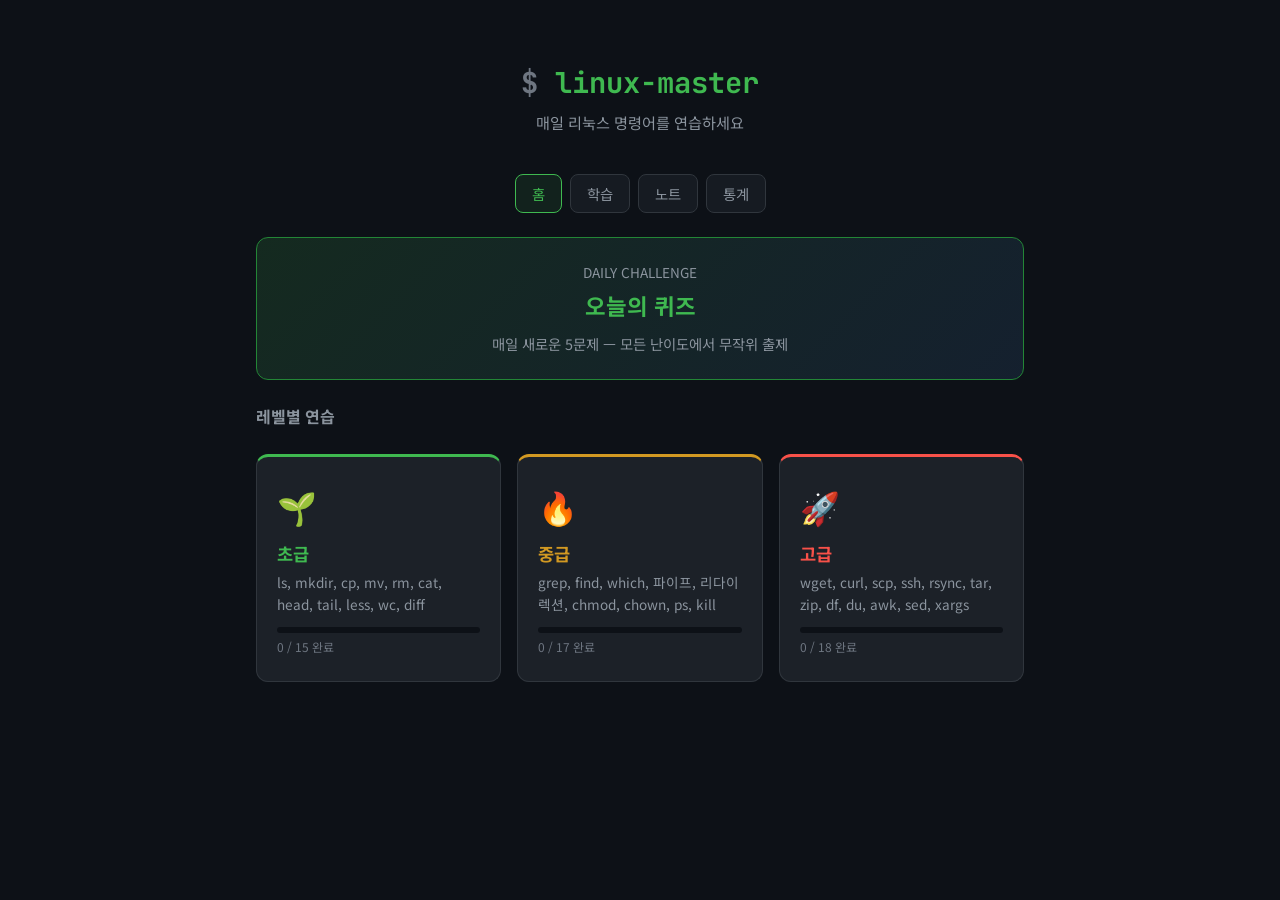
<file: docs/index.html>
<!DOCTYPE html>
<html lang="ko">
<head>
  <meta charset="UTF-8">
  <meta name="viewport" content="width=device-width, initial-scale=1.0">
  <title>Linux 명령어 마스터</title>
  <link rel="preconnect" href="https://fonts.googleapis.com">
  <link rel="preconnect" href="https://fonts.gstatic.com" crossorigin>
  <link href="https://fonts.googleapis.com/css2?family=JetBrains+Mono:wght@400;700&family=Noto+Sans+KR:wght@400;600;700&display=swap" rel="stylesheet">
  <link rel="stylesheet" href="style.css">
</head>
<body>
  <div class="container">

    <!-- Header -->
    <header class="header">
      <h1 class="header-title"><span class="prompt">$ </span>linux-master</h1>
      <p class="header-subtitle">매일 리눅스 명령어를 연습하세요</p>
    </header>

    <!-- Navigation -->
    <nav class="nav-bar">
      <button class="nav-btn active" data-page="home">홈</button>
      <button class="nav-btn" data-page="learn">학습</button>
      <button class="nav-btn" data-page="notebook">노트</button>
      <button class="nav-btn" data-page="stats">통계</button>
    </nav>

    <!-- ===== PAGE: Home ===== -->
    <main id="page-home">

      <!-- Daily Quiz Banner -->
      <div class="daily-banner" id="daily-banner">
        <div class="daily-label">DAILY CHALLENGE</div>
        <div class="daily-title">오늘의 퀴즈</div>
        <div class="daily-desc">매일 새로운 5문제 &mdash; 모든 난이도에서 무작위 출제</div>
      </div>

      <!-- Level Cards -->
      <h2 style="font-size:1rem; color:var(--text-secondary); margin-bottom:12px;">레벨별 연습</h2>
      <div class="level-cards">
        <div class="level-card beginner" data-level="beginner">
          <div class="level-emoji">&#x1F331;</div>
          <div class="level-name">초급</div>
          <div class="level-desc">ls, mkdir, cp, mv, rm, cat, head, tail, less, wc, diff</div>
          <div class="level-progress">
            <div class="progress-bar"><div class="progress-fill" id="progress-beginner" style="width:0%"></div></div>
            <div class="progress-text" id="progress-text-beginner">0 / 0 완료</div>
          </div>
        </div>
        <div class="level-card intermediate" data-level="intermediate">
          <div class="level-emoji">&#x1F525;</div>
          <div class="level-name">중급</div>
          <div class="level-desc">grep, find, which, 파이프, 리다이렉션, chmod, chown, ps, kill</div>
          <div class="level-progress">
            <div class="progress-bar"><div class="progress-fill" id="progress-intermediate" style="width:0%"></div></div>
            <div class="progress-text" id="progress-text-intermediate">0 / 0 완료</div>
          </div>
        </div>
        <div class="level-card advanced" data-level="advanced">
          <div class="level-emoji">&#x1F680;</div>
          <div class="level-name">고급</div>
          <div class="level-desc">wget, curl, scp, ssh, rsync, tar, zip, df, du, awk, sed, xargs</div>
          <div class="level-progress">
            <div class="progress-bar"><div class="progress-fill" id="progress-advanced" style="width:0%"></div></div>
            <div class="progress-text" id="progress-text-advanced">0 / 0 완료</div>
          </div>
        </div>
      </div>
    </main>

    <!-- ===== PAGE: Mode Selection ===== -->
    <section id="page-mode" class="hidden">
      <h2 class="text-center mb-16" id="mode-title" style="color:var(--text-primary); font-size:1.2rem;"></h2>
      <div class="mode-selection">
        <button class="mode-btn" id="btn-daily-mode">
          <span class="mode-icon">&#x1F4C5;</span>
          오늘의 퀴즈
          <br><small style="color:var(--text-muted);">무작위 5문제</small>
        </button>
        <button class="mode-btn" id="btn-practice-mode">
          <span class="mode-icon">&#x1F4DA;</span>
          전체 연습
          <br><small style="color:var(--text-muted);">모든 문제 순서대로</small>
        </button>
      </div>
      <div class="text-center mt-16">
        <button class="btn btn-secondary" id="btn-back-home">&#8592; 돌아가기</button>
      </div>
    </section>

    <!-- ===== PAGE: Quiz ===== -->
    <section id="page-quiz" class="hidden">
      <div class="quiz-area">
        <div class="quiz-header">
          <div>
            <span class="quiz-level-badge" id="quiz-badge"></span>
            <span class="quiz-type-badge" id="quiz-type-badge"></span>
          </div>
          <div class="quiz-progress" id="quiz-progress">1 / 5</div>
        </div>

        <div class="question-card fade-in" id="question-card">
          <div class="question-text" id="question-text"></div>
          <div class="code-block hidden" id="code-block">
            <span class="prompt-symbol">$ </span><span id="code-content"></span>
          </div>
          <div class="input-area hidden" id="input-area">
            <input type="text" class="text-input" id="answer-input" placeholder="명령어를 입력하세요..." autocomplete="off" spellcheck="false">
          </div>
          <div class="choices-grid hidden" id="choices-area"></div>
        </div>

        <div class="result-box hidden" id="result-box">
          <div class="result-label" id="result-label"></div>
          <div class="result-answer" id="result-answer"></div>
          <div class="result-explanation" id="result-explanation"></div>
        </div>

        <div class="btn-row">
          <button class="btn btn-primary" id="btn-submit">제출</button>
          <button class="btn btn-primary hidden" id="btn-next">다음 문제 &#8594;</button>
        </div>
      </div>
    </section>

    <!-- ===== PAGE: Score ===== -->
    <section id="page-score" class="hidden">
      <div class="score-card fade-in">
        <div style="font-size:1rem; color:var(--text-secondary);">퀴즈 완료!</div>
        <div class="score-big" id="score-value">0/0</div>
        <div class="score-label" id="score-message"></div>
        <div class="score-details">
          <div class="score-detail-item">
            <div class="detail-value" id="score-correct" style="color:var(--green);">0</div>
            <div class="detail-label">정답</div>
          </div>
          <div class="score-detail-item">
            <div class="detail-value" id="score-incorrect" style="color:var(--red);">0</div>
            <div class="detail-label">오답</div>
          </div>
          <div class="score-detail-item">
            <div class="detail-value" id="score-accuracy" style="color:var(--yellow);">0%</div>
            <div class="detail-label">정답률</div>
          </div>
        </div>
        <div class="btn-row" style="margin-top:24px;">
          <button class="btn btn-secondary" id="btn-score-home">홈으로</button>
          <button class="btn btn-primary" id="btn-retry">다시 풀기</button>
        </div>
      </div>
    </section>

    <!-- ===== PAGE: Learn (개념 설명) ===== -->
    <section id="page-learn" class="hidden">
      <div class="learn-header">
        <h2 class="learn-title">개념 학습</h2>
        <p class="learn-subtitle">리눅스 명령어와 Git의 핵심 개념을 익히세요</p>
      </div>

      <!-- Level Tabs -->
      <div class="learn-tabs" id="learn-tabs">
        <button class="learn-tab active" data-learn-level="beginner">초급</button>
        <button class="learn-tab" data-learn-level="intermediate">중급</button>
        <button class="learn-tab" data-learn-level="advanced">고급</button>
        <button class="learn-tab" data-learn-level="git">Git</button>
      </div>

      <!-- Concept Content -->
      <div id="learn-content"></div>
    </section>

    <!-- ===== PAGE: Notebook (내가 모르는 명령어) ===== -->
    <section id="page-notebook" class="hidden">
      <div class="stats-section">
        <h2>모르는 명령어 등록</h2>
        <p style="color:var(--text-secondary); font-size:0.9rem; margin-bottom:16px;">
          모르는 명령어를 입력하면 설명이 자동 생성되고, 퀴즈에 포함됩니다.
        </p>
        <div class="notebook-form">
          <input type="text" class="text-input" id="nb-command" placeholder="명령어 입력 (예: xargs, awk -F',')" autocomplete="off" spellcheck="false">
          <textarea class="text-input" id="nb-context" rows="2" placeholder="(선택) 어디서 봤는지, 뭘 하려는지 메모" style="margin-top:8px; resize:vertical; font-family:var(--font-sans);"></textarea>
          <div class="btn-row" style="justify-content:flex-start; margin-top:12px;">
            <button class="btn btn-primary" id="btn-nb-add">등록</button>
          </div>
        </div>
      </div>

      <div class="stats-section">
        <h2>등록한 명령어 목록</h2>
        <div id="nb-list">
          <p style="color:var(--text-muted); text-align:center;">아직 등록한 명령어가 없습니다</p>
        </div>
      </div>
    </section>

    <!-- ===== PAGE: Stats ===== -->
    <section id="page-stats" class="hidden">
      <div class="stats-section">
        <h2>연속 학습</h2>
        <div class="streak-display">
          <div class="streak-fire">&#x1F525;</div>
          <div class="streak-count" id="streak-count">0</div>
          <div class="streak-label">일 연속 학습 중</div>
        </div>
      </div>

      <div class="stats-section">
        <h2>전체 통계</h2>
        <div class="stats-grid">
          <div class="stat-card">
            <div class="stat-value" id="stat-total-solved">0</div>
            <div class="stat-label">총 풀이 수</div>
          </div>
          <div class="stat-card">
            <div class="stat-value" id="stat-total-correct">0</div>
            <div class="stat-label">총 정답 수</div>
          </div>
          <div class="stat-card">
            <div class="stat-value" id="stat-total-accuracy">0%</div>
            <div class="stat-label">전체 정답률</div>
          </div>
          <div class="stat-card">
            <div class="stat-value" id="stat-days-practiced">0</div>
            <div class="stat-label">학습 일수</div>
          </div>
        </div>
      </div>

      <div class="stats-section">
        <h2>레벨별 정답률</h2>
        <div class="accuracy-row">
          <div class="accuracy-label">초급</div>
          <div class="accuracy-bar-bg"><div class="accuracy-bar-fill beginner" id="acc-bar-beginner" style="width:0%"></div></div>
          <div class="accuracy-pct" id="acc-pct-beginner">0%</div>
        </div>
        <div class="accuracy-row">
          <div class="accuracy-label">중급</div>
          <div class="accuracy-bar-bg"><div class="accuracy-bar-fill intermediate" id="acc-bar-intermediate" style="width:0%"></div></div>
          <div class="accuracy-pct" id="acc-pct-intermediate">0%</div>
        </div>
        <div class="accuracy-row">
          <div class="accuracy-label">고급</div>
          <div class="accuracy-bar-bg"><div class="accuracy-bar-fill advanced" id="acc-bar-advanced" style="width:0%"></div></div>
          <div class="accuracy-pct" id="acc-pct-advanced">0%</div>
        </div>
      </div>

      <div class="stats-section">
        <h2>최근 학습 기록</h2>
        <ul class="history-list" id="history-list">
          <li class="history-item" style="color:var(--text-muted); justify-content:center;">아직 학습 기록이 없습니다</li>
        </ul>
      </div>

      <div class="text-center mt-16">
        <button class="btn btn-secondary" id="btn-reset-stats" style="color:var(--red); border-color:var(--red);">통계 초기화</button>
      </div>
    </section>

  </div>

  <script src="app.js"></script>
</body>
</html>
</file>
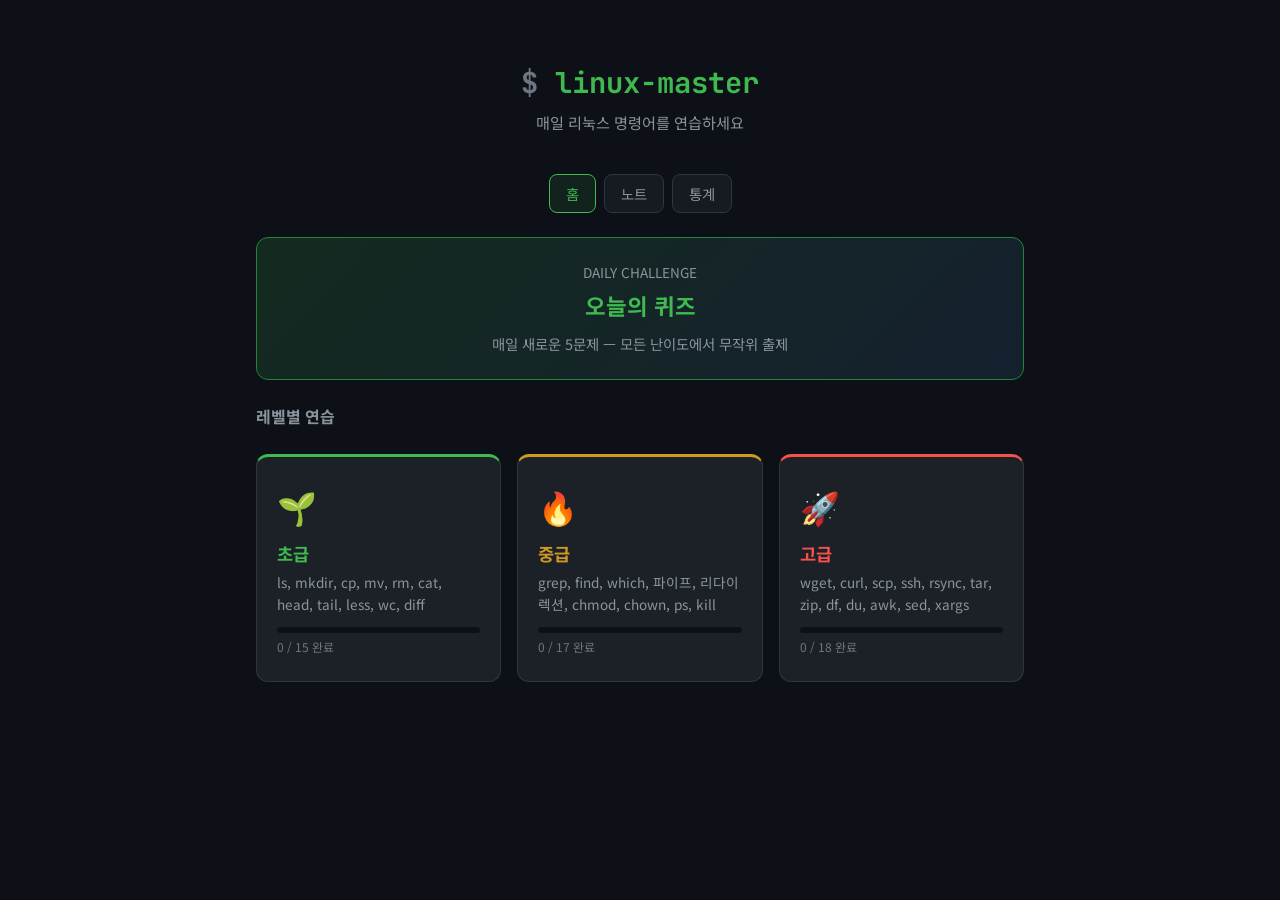
<file: web/index.html>
<!DOCTYPE html>
<html lang="ko">
<head>
  <meta charset="UTF-8">
  <meta name="viewport" content="width=device-width, initial-scale=1.0">
  <title>Linux 명령어 마스터</title>
  <link rel="preconnect" href="https://fonts.googleapis.com">
  <link rel="preconnect" href="https://fonts.gstatic.com" crossorigin>
  <link href="https://fonts.googleapis.com/css2?family=JetBrains+Mono:wght@400;700&family=Noto+Sans+KR:wght@400;600;700&display=swap" rel="stylesheet">
  <link rel="stylesheet" href="style.css">
</head>
<body>
  <div class="container">

    <!-- Header -->
    <header class="header">
      <h1 class="header-title"><span class="prompt">$ </span>linux-master</h1>
      <p class="header-subtitle">매일 리눅스 명령어를 연습하세요</p>
    </header>

    <!-- Navigation -->
    <nav class="nav-bar">
      <button class="nav-btn active" data-page="home">홈</button>
      <button class="nav-btn" data-page="notebook">노트</button>
      <button class="nav-btn" data-page="stats">통계</button>
    </nav>

    <!-- ===== PAGE: Home ===== -->
    <main id="page-home">

      <!-- Daily Quiz Banner -->
      <div class="daily-banner" id="daily-banner">
        <div class="daily-label">DAILY CHALLENGE</div>
        <div class="daily-title">오늘의 퀴즈</div>
        <div class="daily-desc">매일 새로운 5문제 &mdash; 모든 난이도에서 무작위 출제</div>
      </div>

      <!-- Level Cards -->
      <h2 style="font-size:1rem; color:var(--text-secondary); margin-bottom:12px;">레벨별 연습</h2>
      <div class="level-cards">
        <div class="level-card beginner" data-level="beginner">
          <div class="level-emoji">&#x1F331;</div>
          <div class="level-name">초급</div>
          <div class="level-desc">ls, mkdir, cp, mv, rm, cat, head, tail, less, wc, diff</div>
          <div class="level-progress">
            <div class="progress-bar"><div class="progress-fill" id="progress-beginner" style="width:0%"></div></div>
            <div class="progress-text" id="progress-text-beginner">0 / 0 완료</div>
          </div>
        </div>
        <div class="level-card intermediate" data-level="intermediate">
          <div class="level-emoji">&#x1F525;</div>
          <div class="level-name">중급</div>
          <div class="level-desc">grep, find, which, 파이프, 리다이렉션, chmod, chown, ps, kill</div>
          <div class="level-progress">
            <div class="progress-bar"><div class="progress-fill" id="progress-intermediate" style="width:0%"></div></div>
            <div class="progress-text" id="progress-text-intermediate">0 / 0 완료</div>
          </div>
        </div>
        <div class="level-card advanced" data-level="advanced">
          <div class="level-emoji">&#x1F680;</div>
          <div class="level-name">고급</div>
          <div class="level-desc">wget, curl, scp, ssh, rsync, tar, zip, df, du, awk, sed, xargs</div>
          <div class="level-progress">
            <div class="progress-bar"><div class="progress-fill" id="progress-advanced" style="width:0%"></div></div>
            <div class="progress-text" id="progress-text-advanced">0 / 0 완료</div>
          </div>
        </div>
      </div>
    </main>

    <!-- ===== PAGE: Mode Selection ===== -->
    <section id="page-mode" class="hidden">
      <h2 class="text-center mb-16" id="mode-title" style="color:var(--text-primary); font-size:1.2rem;"></h2>
      <div class="mode-selection">
        <button class="mode-btn" id="btn-daily-mode">
          <span class="mode-icon">&#x1F4C5;</span>
          오늘의 퀴즈
          <br><small style="color:var(--text-muted);">무작위 5문제</small>
        </button>
        <button class="mode-btn" id="btn-practice-mode">
          <span class="mode-icon">&#x1F4DA;</span>
          전체 연습
          <br><small style="color:var(--text-muted);">모든 문제 순서대로</small>
        </button>
      </div>
      <div class="text-center mt-16">
        <button class="btn btn-secondary" id="btn-back-home">&#8592; 돌아가기</button>
      </div>
    </section>

    <!-- ===== PAGE: Quiz ===== -->
    <section id="page-quiz" class="hidden">
      <div class="quiz-area">
        <div class="quiz-header">
          <div>
            <span class="quiz-level-badge" id="quiz-badge"></span>
            <span class="quiz-type-badge" id="quiz-type-badge"></span>
          </div>
          <div class="quiz-progress" id="quiz-progress">1 / 5</div>
        </div>

        <div class="question-card fade-in" id="question-card">
          <div class="question-text" id="question-text"></div>
          <div class="code-block hidden" id="code-block">
            <span class="prompt-symbol">$ </span><span id="code-content"></span>
          </div>
          <div class="input-area hidden" id="input-area">
            <input type="text" class="text-input" id="answer-input" placeholder="명령어를 입력하세요..." autocomplete="off" spellcheck="false">
          </div>
          <div class="choices-grid hidden" id="choices-area"></div>
        </div>

        <div class="result-box hidden" id="result-box">
          <div class="result-label" id="result-label"></div>
          <div class="result-answer" id="result-answer"></div>
          <div class="result-explanation" id="result-explanation"></div>
        </div>

        <div class="btn-row">
          <button class="btn btn-primary" id="btn-submit">제출</button>
          <button class="btn btn-primary hidden" id="btn-next">다음 문제 &#8594;</button>
        </div>
      </div>
    </section>

    <!-- ===== PAGE: Score ===== -->
    <section id="page-score" class="hidden">
      <div class="score-card fade-in">
        <div style="font-size:1rem; color:var(--text-secondary);">퀴즈 완료!</div>
        <div class="score-big" id="score-value">0/0</div>
        <div class="score-label" id="score-message"></div>
        <div class="score-details">
          <div class="score-detail-item">
            <div class="detail-value" id="score-correct" style="color:var(--green);">0</div>
            <div class="detail-label">정답</div>
          </div>
          <div class="score-detail-item">
            <div class="detail-value" id="score-incorrect" style="color:var(--red);">0</div>
            <div class="detail-label">오답</div>
          </div>
          <div class="score-detail-item">
            <div class="detail-value" id="score-accuracy" style="color:var(--yellow);">0%</div>
            <div class="detail-label">정답률</div>
          </div>
        </div>
        <div class="btn-row" style="margin-top:24px;">
          <button class="btn btn-secondary" id="btn-score-home">홈으로</button>
          <button class="btn btn-primary" id="btn-retry">다시 풀기</button>
        </div>
      </div>
    </section>

    <!-- ===== PAGE: Notebook (내가 모르는 명령어) ===== -->
    <section id="page-notebook" class="hidden">
      <div class="stats-section">
        <h2>모르는 명령어 등록</h2>
        <p style="color:var(--text-secondary); font-size:0.9rem; margin-bottom:16px;">
          모르는 명령어를 입력하면 설명이 자동 생성되고, 퀴즈에 포함됩니다.
        </p>
        <div class="notebook-form">
          <input type="text" class="text-input" id="nb-command" placeholder="명령어 입력 (예: xargs, awk -F',')" autocomplete="off" spellcheck="false">
          <textarea class="text-input" id="nb-context" rows="2" placeholder="(선택) 어디서 봤는지, 뭘 하려는지 메모" style="margin-top:8px; resize:vertical; font-family:var(--font-sans);"></textarea>
          <div class="btn-row" style="justify-content:flex-start; margin-top:12px;">
            <button class="btn btn-primary" id="btn-nb-add">등록</button>
          </div>
        </div>
      </div>

      <div class="stats-section">
        <h2>등록한 명령어 목록</h2>
        <div id="nb-list">
          <p style="color:var(--text-muted); text-align:center;">아직 등록한 명령어가 없습니다</p>
        </div>
      </div>
    </section>

    <!-- ===== PAGE: Stats ===== -->
    <section id="page-stats" class="hidden">
      <div class="stats-section">
        <h2>연속 학습</h2>
        <div class="streak-display">
          <div class="streak-fire">&#x1F525;</div>
          <div class="streak-count" id="streak-count">0</div>
          <div class="streak-label">일 연속 학습 중</div>
        </div>
      </div>

      <div class="stats-section">
        <h2>전체 통계</h2>
        <div class="stats-grid">
          <div class="stat-card">
            <div class="stat-value" id="stat-total-solved">0</div>
            <div class="stat-label">총 풀이 수</div>
          </div>
          <div class="stat-card">
            <div class="stat-value" id="stat-total-correct">0</div>
            <div class="stat-label">총 정답 수</div>
          </div>
          <div class="stat-card">
            <div class="stat-value" id="stat-total-accuracy">0%</div>
            <div class="stat-label">전체 정답률</div>
          </div>
          <div class="stat-card">
            <div class="stat-value" id="stat-days-practiced">0</div>
            <div class="stat-label">학습 일수</div>
          </div>
        </div>
      </div>

      <div class="stats-section">
        <h2>레벨별 정답률</h2>
        <div class="accuracy-row">
          <div class="accuracy-label">초급</div>
          <div class="accuracy-bar-bg"><div class="accuracy-bar-fill beginner" id="acc-bar-beginner" style="width:0%"></div></div>
          <div class="accuracy-pct" id="acc-pct-beginner">0%</div>
        </div>
        <div class="accuracy-row">
          <div class="accuracy-label">중급</div>
          <div class="accuracy-bar-bg"><div class="accuracy-bar-fill intermediate" id="acc-bar-intermediate" style="width:0%"></div></div>
          <div class="accuracy-pct" id="acc-pct-intermediate">0%</div>
        </div>
        <div class="accuracy-row">
          <div class="accuracy-label">고급</div>
          <div class="accuracy-bar-bg"><div class="accuracy-bar-fill advanced" id="acc-bar-advanced" style="width:0%"></div></div>
          <div class="accuracy-pct" id="acc-pct-advanced">0%</div>
        </div>
      </div>

      <div class="stats-section">
        <h2>최근 학습 기록</h2>
        <ul class="history-list" id="history-list">
          <li class="history-item" style="color:var(--text-muted); justify-content:center;">아직 학습 기록이 없습니다</li>
        </ul>
      </div>

      <div class="text-center mt-16">
        <button class="btn btn-secondary" id="btn-reset-stats" style="color:var(--red); border-color:var(--red);">통계 초기화</button>
      </div>
    </section>

  </div>

  <script src="app.js"></script>
</body>
</html>
</file>
<file: docs/style.css>
/* ========== Reset & Base ========== */
*, *::before, *::after {
  box-sizing: border-box;
  margin: 0;
  padding: 0;
}

:root {
  --bg-primary: #0d1117;
  --bg-secondary: #161b22;
  --bg-card: #1c2128;
  --bg-input: #0d1117;
  --border: #30363d;
  --text-primary: #e6edf3;
  --text-secondary: #8b949e;
  --text-muted: #6e7681;
  --green: #3fb950;
  --green-dim: #238636;
  --green-bg: rgba(63, 185, 80, 0.1);
  --red: #f85149;
  --red-bg: rgba(248, 81, 73, 0.1);
  --yellow: #d29922;
  --yellow-bg: rgba(210, 153, 34, 0.1);
  --blue: #58a6ff;
  --blue-bg: rgba(88, 166, 255, 0.1);
  --purple: #bc8cff;
  --font-mono: 'JetBrains Mono', 'Fira Code', 'Cascadia Code', 'Consolas', monospace;
  --font-sans: 'Noto Sans KR', -apple-system, BlinkMacSystemFont, 'Segoe UI', sans-serif;
  --radius: 8px;
  --radius-lg: 12px;
  --shadow: 0 2px 8px rgba(0, 0, 0, 0.3);
}

body {
  font-family: var(--font-sans);
  background-color: var(--bg-primary);
  color: var(--text-primary);
  line-height: 1.6;
  min-height: 100vh;
}

a {
  color: var(--blue);
  text-decoration: none;
}

/* ========== Layout ========== */
.container {
  max-width: 800px;
  margin: 0 auto;
  padding: 20px 16px;
}

/* ========== Header ========== */
.header {
  text-align: center;
  padding: 40px 0 20px;
}

.header-title {
  font-family: var(--font-mono);
  font-size: 1.8rem;
  color: var(--green);
  margin-bottom: 4px;
}

.header-title .prompt {
  color: var(--text-muted);
}

.header-subtitle {
  color: var(--text-secondary);
  font-size: 0.95rem;
}

/* ========== Navigation ========== */
.nav-bar {
  display: flex;
  justify-content: center;
  gap: 8px;
  margin: 20px 0;
  flex-wrap: wrap;
}

.nav-btn {
  background: var(--bg-secondary);
  border: 1px solid var(--border);
  color: var(--text-secondary);
  padding: 8px 16px;
  border-radius: var(--radius);
  cursor: pointer;
  font-family: var(--font-sans);
  font-size: 0.9rem;
  transition: all 0.2s ease;
}

.nav-btn:hover {
  border-color: var(--green);
  color: var(--text-primary);
}

.nav-btn.active {
  background: var(--green-bg);
  border-color: var(--green);
  color: var(--green);
}

/* ========== Daily Quiz Banner ========== */
.daily-banner {
  background: linear-gradient(135deg, rgba(63, 185, 80, 0.15), rgba(88, 166, 255, 0.1));
  border: 1px solid var(--green-dim);
  border-radius: var(--radius-lg);
  padding: 24px;
  text-align: center;
  margin: 24px 0;
  cursor: pointer;
  transition: all 0.2s ease;
}

.daily-banner:hover {
  border-color: var(--green);
  transform: translateY(-2px);
  box-shadow: 0 4px 16px rgba(63, 185, 80, 0.2);
}

.daily-banner .daily-label {
  font-size: 0.85rem;
  color: var(--text-secondary);
  margin-bottom: 4px;
}

.daily-banner .daily-title {
  font-size: 1.4rem;
  font-weight: 700;
  color: var(--green);
  margin-bottom: 8px;
}

.daily-banner .daily-desc {
  font-size: 0.9rem;
  color: var(--text-secondary);
}

/* ========== Level Cards ========== */
.level-cards {
  display: grid;
  grid-template-columns: repeat(auto-fit, minmax(220px, 1fr));
  gap: 16px;
  margin: 24px 0;
}

.level-card {
  background: var(--bg-card);
  border: 1px solid var(--border);
  border-radius: var(--radius-lg);
  padding: 24px 20px;
  cursor: pointer;
  transition: all 0.2s ease;
  position: relative;
  overflow: hidden;
}

.level-card:hover {
  transform: translateY(-2px);
  box-shadow: var(--shadow);
}

.level-card.beginner {
  border-top: 3px solid var(--green);
}

.level-card.intermediate {
  border-top: 3px solid var(--yellow);
}

.level-card.advanced {
  border-top: 3px solid var(--red);
}

.level-card .level-emoji {
  font-size: 2rem;
  margin-bottom: 8px;
}

.level-card .level-name {
  font-size: 1.1rem;
  font-weight: 700;
  margin-bottom: 4px;
}

.level-card.beginner .level-name { color: var(--green); }
.level-card.intermediate .level-name { color: var(--yellow); }
.level-card.advanced .level-name { color: var(--red); }

.level-card .level-desc {
  font-size: 0.85rem;
  color: var(--text-secondary);
  margin-bottom: 12px;
}

.level-card .level-progress {
  margin-top: 8px;
}

.progress-bar {
  background: var(--bg-primary);
  border-radius: 4px;
  height: 6px;
  overflow: hidden;
  margin-bottom: 4px;
}

.progress-fill {
  height: 100%;
  border-radius: 4px;
  transition: width 0.3s ease;
}

.level-card.beginner .progress-fill { background: var(--green); }
.level-card.intermediate .progress-fill { background: var(--yellow); }
.level-card.advanced .progress-fill { background: var(--red); }

.progress-text {
  font-size: 0.75rem;
  color: var(--text-muted);
}

/* ========== Mode Selection ========== */
.mode-selection {
  display: flex;
  gap: 12px;
  margin: 16px 0;
  justify-content: center;
}

.mode-btn {
  background: var(--bg-card);
  border: 1px solid var(--border);
  color: var(--text-primary);
  padding: 12px 24px;
  border-radius: var(--radius);
  cursor: pointer;
  font-family: var(--font-sans);
  font-size: 0.95rem;
  transition: all 0.2s ease;
}

.mode-btn:hover {
  border-color: var(--blue);
  background: var(--blue-bg);
}

.mode-btn .mode-icon {
  display: block;
  font-size: 1.4rem;
  margin-bottom: 4px;
}

/* ========== Quiz Area ========== */
.quiz-area {
  margin: 20px 0;
}

.quiz-header {
  display: flex;
  justify-content: space-between;
  align-items: center;
  margin-bottom: 16px;
  padding-bottom: 12px;
  border-bottom: 1px solid var(--border);
}

.quiz-progress {
  font-family: var(--font-mono);
  font-size: 0.9rem;
  color: var(--text-secondary);
}

.quiz-level-badge {
  font-size: 0.8rem;
  padding: 4px 10px;
  border-radius: 12px;
  font-weight: 600;
}

.quiz-level-badge.beginner {
  background: var(--green-bg);
  color: var(--green);
}

.quiz-level-badge.intermediate {
  background: var(--yellow-bg);
  color: var(--yellow);
}

.quiz-level-badge.advanced {
  background: var(--red-bg);
  color: var(--red);
}

.quiz-type-badge {
  font-size: 0.75rem;
  padding: 3px 8px;
  border-radius: 10px;
  background: var(--blue-bg);
  color: var(--blue);
  margin-left: 8px;
}

.question-card {
  background: var(--bg-card);
  border: 1px solid var(--border);
  border-radius: var(--radius-lg);
  padding: 24px;
  margin-bottom: 16px;
}

.question-text {
  font-size: 1.05rem;
  line-height: 1.7;
  margin-bottom: 16px;
}

/* ========== Code Block ========== */
.code-block {
  background: var(--bg-primary);
  border: 1px solid var(--border);
  border-radius: var(--radius);
  padding: 16px 20px;
  margin: 12px 0;
  font-family: var(--font-mono);
  font-size: 0.95rem;
  line-height: 1.6;
  overflow-x: auto;
  position: relative;
}

.code-block::before {
  content: '';
  display: block;
  margin-bottom: 8px;
  padding-bottom: 8px;
  border-bottom: 1px solid var(--border);
  font-size: 0.75rem;
  color: var(--text-muted);
}

.code-block .prompt-symbol {
  color: var(--green);
  user-select: none;
}

.code-block .command-text {
  color: var(--text-primary);
}

.code-block .blank {
  color: var(--yellow);
  background: rgba(210, 153, 34, 0.15);
  padding: 2px 8px;
  border-radius: 3px;
  border-bottom: 2px dashed var(--yellow);
}

/* ========== Input Area ========== */
.input-area {
  margin: 16px 0;
}

.text-input {
  width: 100%;
  background: var(--bg-input);
  border: 1px solid var(--border);
  border-radius: var(--radius);
  color: var(--text-primary);
  font-family: var(--font-mono);
  font-size: 1rem;
  padding: 12px 16px;
  outline: none;
  transition: border-color 0.2s ease;
}

.text-input:focus {
  border-color: var(--green);
}

.text-input::placeholder {
  color: var(--text-muted);
}

/* ========== Choice Buttons ========== */
.choices-grid {
  display: grid;
  grid-template-columns: 1fr;
  gap: 10px;
  margin: 16px 0;
}

.choice-btn {
  background: var(--bg-secondary);
  border: 1px solid var(--border);
  border-radius: var(--radius);
  padding: 14px 18px;
  text-align: left;
  color: var(--text-primary);
  cursor: pointer;
  font-family: var(--font-sans);
  font-size: 0.95rem;
  transition: all 0.2s ease;
  line-height: 1.5;
}

.choice-btn:hover:not(.disabled) {
  border-color: var(--blue);
  background: var(--blue-bg);
}

.choice-btn.selected {
  border-color: var(--blue);
  background: var(--blue-bg);
}

.choice-btn.correct {
  border-color: var(--green);
  background: var(--green-bg);
  color: var(--green);
}

.choice-btn.incorrect {
  border-color: var(--red);
  background: var(--red-bg);
  color: var(--red);
}

.choice-btn.disabled {
  cursor: default;
  opacity: 0.7;
}

.choice-btn .choice-label {
  font-weight: 700;
  margin-right: 8px;
  color: var(--text-muted);
}

/* ========== Submit / Next Buttons ========== */
.btn-row {
  display: flex;
  gap: 12px;
  margin-top: 16px;
  justify-content: center;
}

.btn {
  padding: 12px 32px;
  border-radius: var(--radius);
  border: 1px solid var(--border);
  font-family: var(--font-sans);
  font-size: 0.95rem;
  cursor: pointer;
  transition: all 0.2s ease;
  font-weight: 600;
}

.btn-primary {
  background: var(--green-dim);
  border-color: var(--green-dim);
  color: #fff;
}

.btn-primary:hover {
  background: var(--green);
  border-color: var(--green);
}

.btn-primary:disabled {
  opacity: 0.4;
  cursor: not-allowed;
}

.btn-secondary {
  background: var(--bg-secondary);
  color: var(--text-primary);
}

.btn-secondary:hover {
  border-color: var(--text-secondary);
}

/* ========== Result Feedback ========== */
.result-box {
  border-radius: var(--radius);
  padding: 16px 20px;
  margin: 16px 0;
  animation: fadeIn 0.3s ease;
}

.result-box.correct {
  background: var(--green-bg);
  border: 1px solid var(--green-dim);
}

.result-box.incorrect {
  background: var(--red-bg);
  border: 1px solid rgba(248, 81, 73, 0.3);
}

.result-label {
  font-weight: 700;
  font-size: 1rem;
  margin-bottom: 6px;
}

.result-box.correct .result-label {
  color: var(--green);
}

.result-box.incorrect .result-label {
  color: var(--red);
}

.result-answer {
  font-family: var(--font-mono);
  font-size: 0.9rem;
  color: var(--text-primary);
  margin-bottom: 8px;
}

.result-explanation {
  font-size: 0.9rem;
  color: var(--text-secondary);
  line-height: 1.6;
}

/* ========== Score Summary ========== */
.score-card {
  background: var(--bg-card);
  border: 1px solid var(--border);
  border-radius: var(--radius-lg);
  padding: 32px;
  text-align: center;
  margin: 24px 0;
  animation: fadeIn 0.3s ease;
}

.score-big {
  font-family: var(--font-mono);
  font-size: 3rem;
  font-weight: 700;
  color: var(--green);
  margin: 16px 0 8px;
}

.score-big.low {
  color: var(--red);
}

.score-big.mid {
  color: var(--yellow);
}

.score-label {
  font-size: 1.1rem;
  color: var(--text-secondary);
  margin-bottom: 20px;
}

.score-details {
  display: flex;
  justify-content: center;
  gap: 32px;
  margin: 20px 0;
}

.score-detail-item {
  text-align: center;
}

.score-detail-item .detail-value {
  font-family: var(--font-mono);
  font-size: 1.4rem;
  font-weight: 700;
}

.score-detail-item .detail-label {
  font-size: 0.8rem;
  color: var(--text-muted);
  margin-top: 2px;
}

/* ========== Stats Page ========== */
.stats-section {
  margin: 24px 0;
}

.stats-section h2 {
  font-size: 1.2rem;
  color: var(--text-primary);
  margin-bottom: 16px;
  padding-bottom: 8px;
  border-bottom: 1px solid var(--border);
}

.stats-grid {
  display: grid;
  grid-template-columns: repeat(auto-fit, minmax(200px, 1fr));
  gap: 12px;
  margin-bottom: 24px;
}

.stat-card {
  background: var(--bg-card);
  border: 1px solid var(--border);
  border-radius: var(--radius);
  padding: 20px;
  text-align: center;
}

.stat-value {
  font-family: var(--font-mono);
  font-size: 2rem;
  font-weight: 700;
  color: var(--green);
}

.stat-label {
  font-size: 0.85rem;
  color: var(--text-muted);
  margin-top: 4px;
}

.streak-display {
  text-align: center;
  margin: 20px 0;
}

.streak-fire {
  font-size: 2.5rem;
  margin-bottom: 4px;
}

.streak-count {
  font-family: var(--font-mono);
  font-size: 2.4rem;
  font-weight: 700;
  color: var(--yellow);
}

.streak-label {
  font-size: 0.9rem;
  color: var(--text-secondary);
}

.accuracy-row {
  display: flex;
  align-items: center;
  gap: 12px;
  margin-bottom: 10px;
}

.accuracy-label {
  width: 60px;
  font-size: 0.85rem;
  color: var(--text-secondary);
  text-align: right;
}

.accuracy-bar-bg {
  flex: 1;
  background: var(--bg-primary);
  border-radius: 4px;
  height: 20px;
  overflow: hidden;
}

.accuracy-bar-fill {
  height: 100%;
  border-radius: 4px;
  transition: width 0.5s ease;
  display: flex;
  align-items: center;
  padding-left: 8px;
  font-size: 0.75rem;
  font-weight: 600;
  min-width: fit-content;
}

.accuracy-bar-fill.beginner { background: var(--green); color: #000; }
.accuracy-bar-fill.intermediate { background: var(--yellow); color: #000; }
.accuracy-bar-fill.advanced { background: var(--red); color: #fff; }

.accuracy-pct {
  width: 50px;
  font-family: var(--font-mono);
  font-size: 0.85rem;
  color: var(--text-secondary);
}

.history-list {
  list-style: none;
}

.history-item {
  display: flex;
  justify-content: space-between;
  align-items: center;
  padding: 10px 16px;
  background: var(--bg-card);
  border: 1px solid var(--border);
  border-radius: var(--radius);
  margin-bottom: 6px;
  font-size: 0.9rem;
}

.history-date {
  color: var(--text-secondary);
  font-family: var(--font-mono);
  font-size: 0.85rem;
}

.history-score {
  font-weight: 700;
  font-family: var(--font-mono);
}

/* ========== Notebook (모르는 명령어) ========== */
.notebook-form {
  background: var(--bg-card);
  border: 1px solid var(--border);
  border-radius: var(--radius-lg);
  padding: 20px;
}

.nb-card {
  background: var(--bg-card);
  border: 1px solid var(--border);
  border-radius: var(--radius);
  padding: 16px 20px;
  margin-bottom: 10px;
  position: relative;
}

.nb-card .nb-cmd {
  font-family: var(--font-mono);
  font-size: 1rem;
  color: var(--green);
  margin-bottom: 6px;
}

.nb-card .nb-cmd::before {
  content: '$ ';
  color: var(--text-muted);
}

.nb-card .nb-desc {
  font-size: 0.9rem;
  color: var(--text-secondary);
  line-height: 1.6;
  margin-bottom: 6px;
}

.nb-card .nb-context {
  font-size: 0.8rem;
  color: var(--text-muted);
  font-style: italic;
}

.nb-card .nb-date {
  font-size: 0.75rem;
  color: var(--text-muted);
  font-family: var(--font-mono);
}

.nb-card .nb-actions {
  position: absolute;
  top: 12px;
  right: 12px;
  display: flex;
  gap: 6px;
}

.nb-card .nb-actions button {
  background: none;
  border: 1px solid var(--border);
  color: var(--text-muted);
  border-radius: 4px;
  padding: 2px 8px;
  cursor: pointer;
  font-size: 0.75rem;
  transition: all 0.2s ease;
}

.nb-card .nb-actions button:hover {
  color: var(--text-primary);
  border-color: var(--text-secondary);
}

.nb-card .nb-actions button.delete-btn:hover {
  color: var(--red);
  border-color: var(--red);
}

.nb-card .nb-quiz-badge {
  display: inline-block;
  font-size: 0.7rem;
  padding: 2px 8px;
  border-radius: 10px;
  background: var(--purple);
  color: #fff;
  margin-left: 8px;
  vertical-align: middle;
}

.nb-expand {
  background: none;
  border: none;
  color: var(--blue);
  cursor: pointer;
  font-size: 0.85rem;
  padding: 0;
  margin-top: 4px;
}

.nb-expand:hover {
  text-decoration: underline;
}

/* ========== Learn Page ========== */
.learn-header {
  text-align: center;
  margin-bottom: 20px;
}

.learn-title {
  font-size: 1.3rem;
  color: var(--text-primary);
  margin-bottom: 4px;
}

.learn-subtitle {
  font-size: 0.9rem;
  color: var(--text-secondary);
}

.learn-tabs {
  display: flex;
  gap: 6px;
  margin-bottom: 24px;
  flex-wrap: wrap;
  justify-content: center;
}

.learn-tab {
  background: var(--bg-secondary);
  border: 1px solid var(--border);
  color: var(--text-secondary);
  padding: 8px 20px;
  border-radius: var(--radius);
  cursor: pointer;
  font-family: var(--font-sans);
  font-size: 0.9rem;
  transition: all 0.2s ease;
}

.learn-tab:hover {
  border-color: var(--blue);
  color: var(--text-primary);
}

.learn-tab.active {
  background: var(--blue-bg);
  border-color: var(--blue);
  color: var(--blue);
}

.learn-category {
  margin-bottom: 28px;
}

.learn-category-title {
  font-size: 1.05rem;
  font-weight: 700;
  color: var(--text-primary);
  margin-bottom: 12px;
  padding-bottom: 8px;
  border-bottom: 1px solid var(--border);
  padding-left: 4px;
}

.concept-card {
  background: var(--bg-card);
  border: 1px solid var(--border);
  border-radius: var(--radius);
  margin-bottom: 8px;
  overflow: hidden;
  transition: border-color 0.2s ease;
}

.concept-card:hover {
  border-color: var(--text-muted);
}

.concept-card.expanded {
  border-color: var(--blue);
}

.concept-header {
  display: flex;
  justify-content: space-between;
  align-items: center;
  padding: 14px 18px;
  cursor: pointer;
  gap: 12px;
}

.concept-header-left {
  flex: 1;
  min-width: 0;
}

.concept-title {
  font-family: var(--font-mono);
  font-size: 0.95rem;
  font-weight: 700;
  color: var(--green);
  margin-bottom: 2px;
}

.concept-summary {
  font-size: 0.85rem;
  color: var(--text-secondary);
  line-height: 1.4;
}

.concept-toggle {
  font-size: 0.8rem;
  color: var(--text-muted);
  flex-shrink: 0;
  transition: transform 0.2s ease;
}

.concept-card.expanded .concept-toggle {
  transform: rotate(90deg);
}

.concept-body {
  display: none;
  padding: 0 18px 16px;
  border-top: 1px solid var(--border);
  animation: fadeIn 0.2s ease;
}

.concept-card.expanded .concept-body {
  display: block;
}

.concept-section {
  margin-top: 14px;
}

.concept-section-title {
  font-size: 0.8rem;
  font-weight: 600;
  color: var(--text-muted);
  text-transform: uppercase;
  letter-spacing: 0.5px;
  margin-bottom: 8px;
}

.concept-syntax {
  background: var(--bg-primary);
  border: 1px solid var(--border);
  border-radius: var(--radius);
  padding: 10px 14px;
  font-family: var(--font-mono);
  font-size: 0.9rem;
  color: var(--yellow);
}

.concept-options {
  list-style: none;
}

.concept-options li {
  padding: 6px 0;
  font-size: 0.88rem;
  border-bottom: 1px solid rgba(48, 54, 61, 0.5);
  line-height: 1.5;
}

.concept-options li:last-child {
  border-bottom: none;
}

.concept-flag {
  font-family: var(--font-mono);
  color: var(--blue);
  font-weight: 600;
  margin-right: 8px;
}

.concept-flag-desc {
  color: var(--text-secondary);
}

.concept-example {
  background: var(--bg-primary);
  border: 1px solid var(--border);
  border-radius: var(--radius);
  padding: 10px 14px;
  margin-bottom: 6px;
}

.concept-example-code {
  font-family: var(--font-mono);
  font-size: 0.88rem;
  color: var(--text-primary);
  white-space: pre-wrap;
  word-break: break-all;
}

.concept-example-code::before {
  content: '$ ';
  color: var(--green);
}

.concept-example-desc {
  font-size: 0.82rem;
  color: var(--text-muted);
  margin-top: 4px;
  padding-left: 16px;
}

.concept-tip {
  background: var(--yellow-bg);
  border: 1px solid rgba(210, 153, 34, 0.3);
  border-radius: var(--radius);
  padding: 10px 14px;
  font-size: 0.85rem;
  color: var(--yellow);
  line-height: 1.5;
}

.concept-tip::before {
  content: 'TIP ';
  font-weight: 700;
  margin-right: 4px;
}

/* ========== Utilities ========== */
.hidden {
  display: none !important;
}

.text-center {
  text-align: center;
}

.mt-16 { margin-top: 16px; }
.mb-16 { margin-bottom: 16px; }

/* ========== Animations ========== */
@keyframes fadeIn {
  from { opacity: 0; transform: translateY(8px); }
  to { opacity: 1; transform: translateY(0); }
}

.fade-in {
  animation: fadeIn 0.3s ease;
}

/* ========== Responsive ========== */
@media (max-width: 600px) {
  .container {
    padding: 12px;
  }

  .header-title {
    font-size: 1.4rem;
  }

  .level-cards {
    grid-template-columns: 1fr;
  }

  .score-details {
    gap: 20px;
  }

  .question-card {
    padding: 16px;
  }

  .code-block {
    font-size: 0.85rem;
    padding: 12px 14px;
  }

  .choice-btn {
    padding: 12px 14px;
    font-size: 0.9rem;
  }

  .mode-selection {
    flex-direction: column;
    align-items: center;
  }

  .mode-btn {
    width: 100%;
    max-width: 280px;
  }

  .stats-grid {
    grid-template-columns: 1fr 1fr;
  }

  .nav-bar {
    gap: 6px;
  }

  .nav-btn {
    font-size: 0.8rem;
    padding: 6px 12px;
  }
}
</file>
<file: web/style.css>
/* ========== Reset & Base ========== */
*, *::before, *::after {
  box-sizing: border-box;
  margin: 0;
  padding: 0;
}

:root {
  --bg-primary: #0d1117;
  --bg-secondary: #161b22;
  --bg-card: #1c2128;
  --bg-input: #0d1117;
  --border: #30363d;
  --text-primary: #e6edf3;
  --text-secondary: #8b949e;
  --text-muted: #6e7681;
  --green: #3fb950;
  --green-dim: #238636;
  --green-bg: rgba(63, 185, 80, 0.1);
  --red: #f85149;
  --red-bg: rgba(248, 81, 73, 0.1);
  --yellow: #d29922;
  --yellow-bg: rgba(210, 153, 34, 0.1);
  --blue: #58a6ff;
  --blue-bg: rgba(88, 166, 255, 0.1);
  --purple: #bc8cff;
  --font-mono: 'JetBrains Mono', 'Fira Code', 'Cascadia Code', 'Consolas', monospace;
  --font-sans: 'Noto Sans KR', -apple-system, BlinkMacSystemFont, 'Segoe UI', sans-serif;
  --radius: 8px;
  --radius-lg: 12px;
  --shadow: 0 2px 8px rgba(0, 0, 0, 0.3);
}

body {
  font-family: var(--font-sans);
  background-color: var(--bg-primary);
  color: var(--text-primary);
  line-height: 1.6;
  min-height: 100vh;
}

a {
  color: var(--blue);
  text-decoration: none;
}

/* ========== Layout ========== */
.container {
  max-width: 800px;
  margin: 0 auto;
  padding: 20px 16px;
}

/* ========== Header ========== */
.header {
  text-align: center;
  padding: 40px 0 20px;
}

.header-title {
  font-family: var(--font-mono);
  font-size: 1.8rem;
  color: var(--green);
  margin-bottom: 4px;
}

.header-title .prompt {
  color: var(--text-muted);
}

.header-subtitle {
  color: var(--text-secondary);
  font-size: 0.95rem;
}

/* ========== Navigation ========== */
.nav-bar {
  display: flex;
  justify-content: center;
  gap: 8px;
  margin: 20px 0;
  flex-wrap: wrap;
}

.nav-btn {
  background: var(--bg-secondary);
  border: 1px solid var(--border);
  color: var(--text-secondary);
  padding: 8px 16px;
  border-radius: var(--radius);
  cursor: pointer;
  font-family: var(--font-sans);
  font-size: 0.9rem;
  transition: all 0.2s ease;
}

.nav-btn:hover {
  border-color: var(--green);
  color: var(--text-primary);
}

.nav-btn.active {
  background: var(--green-bg);
  border-color: var(--green);
  color: var(--green);
}

/* ========== Daily Quiz Banner ========== */
.daily-banner {
  background: linear-gradient(135deg, rgba(63, 185, 80, 0.15), rgba(88, 166, 255, 0.1));
  border: 1px solid var(--green-dim);
  border-radius: var(--radius-lg);
  padding: 24px;
  text-align: center;
  margin: 24px 0;
  cursor: pointer;
  transition: all 0.2s ease;
}

.daily-banner:hover {
  border-color: var(--green);
  transform: translateY(-2px);
  box-shadow: 0 4px 16px rgba(63, 185, 80, 0.2);
}

.daily-banner .daily-label {
  font-size: 0.85rem;
  color: var(--text-secondary);
  margin-bottom: 4px;
}

.daily-banner .daily-title {
  font-size: 1.4rem;
  font-weight: 700;
  color: var(--green);
  margin-bottom: 8px;
}

.daily-banner .daily-desc {
  font-size: 0.9rem;
  color: var(--text-secondary);
}

/* ========== Level Cards ========== */
.level-cards {
  display: grid;
  grid-template-columns: repeat(auto-fit, minmax(220px, 1fr));
  gap: 16px;
  margin: 24px 0;
}

.level-card {
  background: var(--bg-card);
  border: 1px solid var(--border);
  border-radius: var(--radius-lg);
  padding: 24px 20px;
  cursor: pointer;
  transition: all 0.2s ease;
  position: relative;
  overflow: hidden;
}

.level-card:hover {
  transform: translateY(-2px);
  box-shadow: var(--shadow);
}

.level-card.beginner {
  border-top: 3px solid var(--green);
}

.level-card.intermediate {
  border-top: 3px solid var(--yellow);
}

.level-card.advanced {
  border-top: 3px solid var(--red);
}

.level-card .level-emoji {
  font-size: 2rem;
  margin-bottom: 8px;
}

.level-card .level-name {
  font-size: 1.1rem;
  font-weight: 700;
  margin-bottom: 4px;
}

.level-card.beginner .level-name { color: var(--green); }
.level-card.intermediate .level-name { color: var(--yellow); }
.level-card.advanced .level-name { color: var(--red); }

.level-card .level-desc {
  font-size: 0.85rem;
  color: var(--text-secondary);
  margin-bottom: 12px;
}

.level-card .level-progress {
  margin-top: 8px;
}

.progress-bar {
  background: var(--bg-primary);
  border-radius: 4px;
  height: 6px;
  overflow: hidden;
  margin-bottom: 4px;
}

.progress-fill {
  height: 100%;
  border-radius: 4px;
  transition: width 0.3s ease;
}

.level-card.beginner .progress-fill { background: var(--green); }
.level-card.intermediate .progress-fill { background: var(--yellow); }
.level-card.advanced .progress-fill { background: var(--red); }

.progress-text {
  font-size: 0.75rem;
  color: var(--text-muted);
}

/* ========== Mode Selection ========== */
.mode-selection {
  display: flex;
  gap: 12px;
  margin: 16px 0;
  justify-content: center;
}

.mode-btn {
  background: var(--bg-card);
  border: 1px solid var(--border);
  color: var(--text-primary);
  padding: 12px 24px;
  border-radius: var(--radius);
  cursor: pointer;
  font-family: var(--font-sans);
  font-size: 0.95rem;
  transition: all 0.2s ease;
}

.mode-btn:hover {
  border-color: var(--blue);
  background: var(--blue-bg);
}

.mode-btn .mode-icon {
  display: block;
  font-size: 1.4rem;
  margin-bottom: 4px;
}

/* ========== Quiz Area ========== */
.quiz-area {
  margin: 20px 0;
}

.quiz-header {
  display: flex;
  justify-content: space-between;
  align-items: center;
  margin-bottom: 16px;
  padding-bottom: 12px;
  border-bottom: 1px solid var(--border);
}

.quiz-progress {
  font-family: var(--font-mono);
  font-size: 0.9rem;
  color: var(--text-secondary);
}

.quiz-level-badge {
  font-size: 0.8rem;
  padding: 4px 10px;
  border-radius: 12px;
  font-weight: 600;
}

.quiz-level-badge.beginner {
  background: var(--green-bg);
  color: var(--green);
}

.quiz-level-badge.intermediate {
  background: var(--yellow-bg);
  color: var(--yellow);
}

.quiz-level-badge.advanced {
  background: var(--red-bg);
  color: var(--red);
}

.quiz-type-badge {
  font-size: 0.75rem;
  padding: 3px 8px;
  border-radius: 10px;
  background: var(--blue-bg);
  color: var(--blue);
  margin-left: 8px;
}

.question-card {
  background: var(--bg-card);
  border: 1px solid var(--border);
  border-radius: var(--radius-lg);
  padding: 24px;
  margin-bottom: 16px;
}

.question-text {
  font-size: 1.05rem;
  line-height: 1.7;
  margin-bottom: 16px;
}

/* ========== Code Block ========== */
.code-block {
  background: var(--bg-primary);
  border: 1px solid var(--border);
  border-radius: var(--radius);
  padding: 16px 20px;
  margin: 12px 0;
  font-family: var(--font-mono);
  font-size: 0.95rem;
  line-height: 1.6;
  overflow-x: auto;
  position: relative;
}

.code-block::before {
  content: '';
  display: block;
  margin-bottom: 8px;
  padding-bottom: 8px;
  border-bottom: 1px solid var(--border);
  font-size: 0.75rem;
  color: var(--text-muted);
}

.code-block .prompt-symbol {
  color: var(--green);
  user-select: none;
}

.code-block .command-text {
  color: var(--text-primary);
}

.code-block .blank {
  color: var(--yellow);
  background: rgba(210, 153, 34, 0.15);
  padding: 2px 8px;
  border-radius: 3px;
  border-bottom: 2px dashed var(--yellow);
}

/* ========== Input Area ========== */
.input-area {
  margin: 16px 0;
}

.text-input {
  width: 100%;
  background: var(--bg-input);
  border: 1px solid var(--border);
  border-radius: var(--radius);
  color: var(--text-primary);
  font-family: var(--font-mono);
  font-size: 1rem;
  padding: 12px 16px;
  outline: none;
  transition: border-color 0.2s ease;
}

.text-input:focus {
  border-color: var(--green);
}

.text-input::placeholder {
  color: var(--text-muted);
}

/* ========== Choice Buttons ========== */
.choices-grid {
  display: grid;
  grid-template-columns: 1fr;
  gap: 10px;
  margin: 16px 0;
}

.choice-btn {
  background: var(--bg-secondary);
  border: 1px solid var(--border);
  border-radius: var(--radius);
  padding: 14px 18px;
  text-align: left;
  color: var(--text-primary);
  cursor: pointer;
  font-family: var(--font-sans);
  font-size: 0.95rem;
  transition: all 0.2s ease;
  line-height: 1.5;
}

.choice-btn:hover:not(.disabled) {
  border-color: var(--blue);
  background: var(--blue-bg);
}

.choice-btn.selected {
  border-color: var(--blue);
  background: var(--blue-bg);
}

.choice-btn.correct {
  border-color: var(--green);
  background: var(--green-bg);
  color: var(--green);
}

.choice-btn.incorrect {
  border-color: var(--red);
  background: var(--red-bg);
  color: var(--red);
}

.choice-btn.disabled {
  cursor: default;
  opacity: 0.7;
}

.choice-btn .choice-label {
  font-weight: 700;
  margin-right: 8px;
  color: var(--text-muted);
}

/* ========== Submit / Next Buttons ========== */
.btn-row {
  display: flex;
  gap: 12px;
  margin-top: 16px;
  justify-content: center;
}

.btn {
  padding: 12px 32px;
  border-radius: var(--radius);
  border: 1px solid var(--border);
  font-family: var(--font-sans);
  font-size: 0.95rem;
  cursor: pointer;
  transition: all 0.2s ease;
  font-weight: 600;
}

.btn-primary {
  background: var(--green-dim);
  border-color: var(--green-dim);
  color: #fff;
}

.btn-primary:hover {
  background: var(--green);
  border-color: var(--green);
}

.btn-primary:disabled {
  opacity: 0.4;
  cursor: not-allowed;
}

.btn-secondary {
  background: var(--bg-secondary);
  color: var(--text-primary);
}

.btn-secondary:hover {
  border-color: var(--text-secondary);
}

/* ========== Result Feedback ========== */
.result-box {
  border-radius: var(--radius);
  padding: 16px 20px;
  margin: 16px 0;
  animation: fadeIn 0.3s ease;
}

.result-box.correct {
  background: var(--green-bg);
  border: 1px solid var(--green-dim);
}

.result-box.incorrect {
  background: var(--red-bg);
  border: 1px solid rgba(248, 81, 73, 0.3);
}

.result-label {
  font-weight: 700;
  font-size: 1rem;
  margin-bottom: 6px;
}

.result-box.correct .result-label {
  color: var(--green);
}

.result-box.incorrect .result-label {
  color: var(--red);
}

.result-answer {
  font-family: var(--font-mono);
  font-size: 0.9rem;
  color: var(--text-primary);
  margin-bottom: 8px;
}

.result-explanation {
  font-size: 0.9rem;
  color: var(--text-secondary);
  line-height: 1.6;
}

/* ========== Score Summary ========== */
.score-card {
  background: var(--bg-card);
  border: 1px solid var(--border);
  border-radius: var(--radius-lg);
  padding: 32px;
  text-align: center;
  margin: 24px 0;
  animation: fadeIn 0.3s ease;
}

.score-big {
  font-family: var(--font-mono);
  font-size: 3rem;
  font-weight: 700;
  color: var(--green);
  margin: 16px 0 8px;
}

.score-big.low {
  color: var(--red);
}

.score-big.mid {
  color: var(--yellow);
}

.score-label {
  font-size: 1.1rem;
  color: var(--text-secondary);
  margin-bottom: 20px;
}

.score-details {
  display: flex;
  justify-content: center;
  gap: 32px;
  margin: 20px 0;
}

.score-detail-item {
  text-align: center;
}

.score-detail-item .detail-value {
  font-family: var(--font-mono);
  font-size: 1.4rem;
  font-weight: 700;
}

.score-detail-item .detail-label {
  font-size: 0.8rem;
  color: var(--text-muted);
  margin-top: 2px;
}

/* ========== Stats Page ========== */
.stats-section {
  margin: 24px 0;
}

.stats-section h2 {
  font-size: 1.2rem;
  color: var(--text-primary);
  margin-bottom: 16px;
  padding-bottom: 8px;
  border-bottom: 1px solid var(--border);
}

.stats-grid {
  display: grid;
  grid-template-columns: repeat(auto-fit, minmax(200px, 1fr));
  gap: 12px;
  margin-bottom: 24px;
}

.stat-card {
  background: var(--bg-card);
  border: 1px solid var(--border);
  border-radius: var(--radius);
  padding: 20px;
  text-align: center;
}

.stat-value {
  font-family: var(--font-mono);
  font-size: 2rem;
  font-weight: 700;
  color: var(--green);
}

.stat-label {
  font-size: 0.85rem;
  color: var(--text-muted);
  margin-top: 4px;
}

.streak-display {
  text-align: center;
  margin: 20px 0;
}

.streak-fire {
  font-size: 2.5rem;
  margin-bottom: 4px;
}

.streak-count {
  font-family: var(--font-mono);
  font-size: 2.4rem;
  font-weight: 700;
  color: var(--yellow);
}

.streak-label {
  font-size: 0.9rem;
  color: var(--text-secondary);
}

.accuracy-row {
  display: flex;
  align-items: center;
  gap: 12px;
  margin-bottom: 10px;
}

.accuracy-label {
  width: 60px;
  font-size: 0.85rem;
  color: var(--text-secondary);
  text-align: right;
}

.accuracy-bar-bg {
  flex: 1;
  background: var(--bg-primary);
  border-radius: 4px;
  height: 20px;
  overflow: hidden;
}

.accuracy-bar-fill {
  height: 100%;
  border-radius: 4px;
  transition: width 0.5s ease;
  display: flex;
  align-items: center;
  padding-left: 8px;
  font-size: 0.75rem;
  font-weight: 600;
  min-width: fit-content;
}

.accuracy-bar-fill.beginner { background: var(--green); color: #000; }
.accuracy-bar-fill.intermediate { background: var(--yellow); color: #000; }
.accuracy-bar-fill.advanced { background: var(--red); color: #fff; }

.accuracy-pct {
  width: 50px;
  font-family: var(--font-mono);
  font-size: 0.85rem;
  color: var(--text-secondary);
}

.history-list {
  list-style: none;
}

.history-item {
  display: flex;
  justify-content: space-between;
  align-items: center;
  padding: 10px 16px;
  background: var(--bg-card);
  border: 1px solid var(--border);
  border-radius: var(--radius);
  margin-bottom: 6px;
  font-size: 0.9rem;
}

.history-date {
  color: var(--text-secondary);
  font-family: var(--font-mono);
  font-size: 0.85rem;
}

.history-score {
  font-weight: 700;
  font-family: var(--font-mono);
}

/* ========== Notebook (모르는 명령어) ========== */
.notebook-form {
  background: var(--bg-card);
  border: 1px solid var(--border);
  border-radius: var(--radius-lg);
  padding: 20px;
}

.nb-card {
  background: var(--bg-card);
  border: 1px solid var(--border);
  border-radius: var(--radius);
  padding: 16px 20px;
  margin-bottom: 10px;
  position: relative;
}

.nb-card .nb-cmd {
  font-family: var(--font-mono);
  font-size: 1rem;
  color: var(--green);
  margin-bottom: 6px;
}

.nb-card .nb-cmd::before {
  content: '$ ';
  color: var(--text-muted);
}

.nb-card .nb-desc {
  font-size: 0.9rem;
  color: var(--text-secondary);
  line-height: 1.6;
  margin-bottom: 6px;
}

.nb-card .nb-context {
  font-size: 0.8rem;
  color: var(--text-muted);
  font-style: italic;
}

.nb-card .nb-date {
  font-size: 0.75rem;
  color: var(--text-muted);
  font-family: var(--font-mono);
}

.nb-card .nb-actions {
  position: absolute;
  top: 12px;
  right: 12px;
  display: flex;
  gap: 6px;
}

.nb-card .nb-actions button {
  background: none;
  border: 1px solid var(--border);
  color: var(--text-muted);
  border-radius: 4px;
  padding: 2px 8px;
  cursor: pointer;
  font-size: 0.75rem;
  transition: all 0.2s ease;
}

.nb-card .nb-actions button:hover {
  color: var(--text-primary);
  border-color: var(--text-secondary);
}

.nb-card .nb-actions button.delete-btn:hover {
  color: var(--red);
  border-color: var(--red);
}

.nb-card .nb-quiz-badge {
  display: inline-block;
  font-size: 0.7rem;
  padding: 2px 8px;
  border-radius: 10px;
  background: var(--purple);
  color: #fff;
  margin-left: 8px;
  vertical-align: middle;
}

.nb-expand {
  background: none;
  border: none;
  color: var(--blue);
  cursor: pointer;
  font-size: 0.85rem;
  padding: 0;
  margin-top: 4px;
}

.nb-expand:hover {
  text-decoration: underline;
}

/* ========== Utilities ========== */
.hidden {
  display: none !important;
}

.text-center {
  text-align: center;
}

.mt-16 { margin-top: 16px; }
.mb-16 { margin-bottom: 16px; }

/* ========== Animations ========== */
@keyframes fadeIn {
  from { opacity: 0; transform: translateY(8px); }
  to { opacity: 1; transform: translateY(0); }
}

.fade-in {
  animation: fadeIn 0.3s ease;
}

/* ========== Responsive ========== */
@media (max-width: 600px) {
  .container {
    padding: 12px;
  }

  .header-title {
    font-size: 1.4rem;
  }

  .level-cards {
    grid-template-columns: 1fr;
  }

  .score-details {
    gap: 20px;
  }

  .question-card {
    padding: 16px;
  }

  .code-block {
    font-size: 0.85rem;
    padding: 12px 14px;
  }

  .choice-btn {
    padding: 12px 14px;
    font-size: 0.9rem;
  }

  .mode-selection {
    flex-direction: column;
    align-items: center;
  }

  .mode-btn {
    width: 100%;
    max-width: 280px;
  }

  .stats-grid {
    grid-template-columns: 1fr 1fr;
  }

  .nav-bar {
    gap: 6px;
  }

  .nav-btn {
    font-size: 0.8rem;
    padding: 6px 12px;
  }
}
</file>
